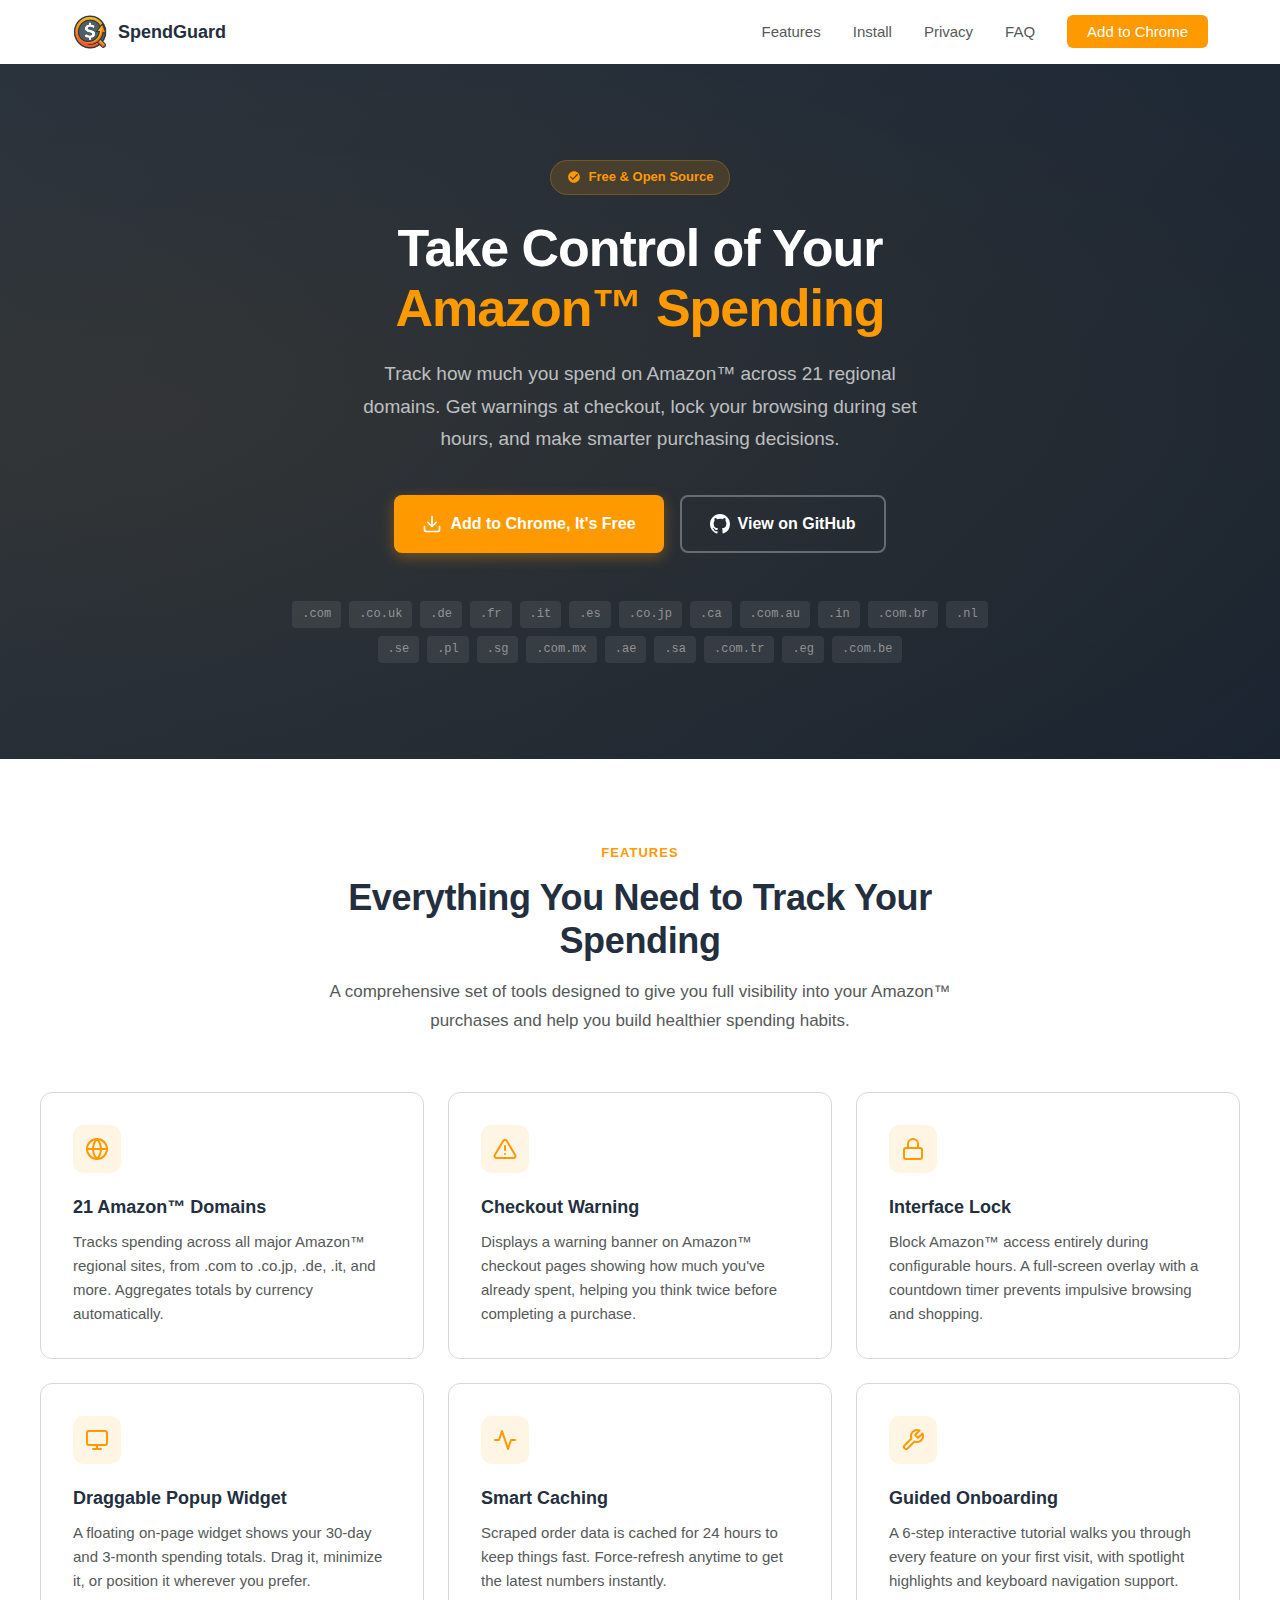
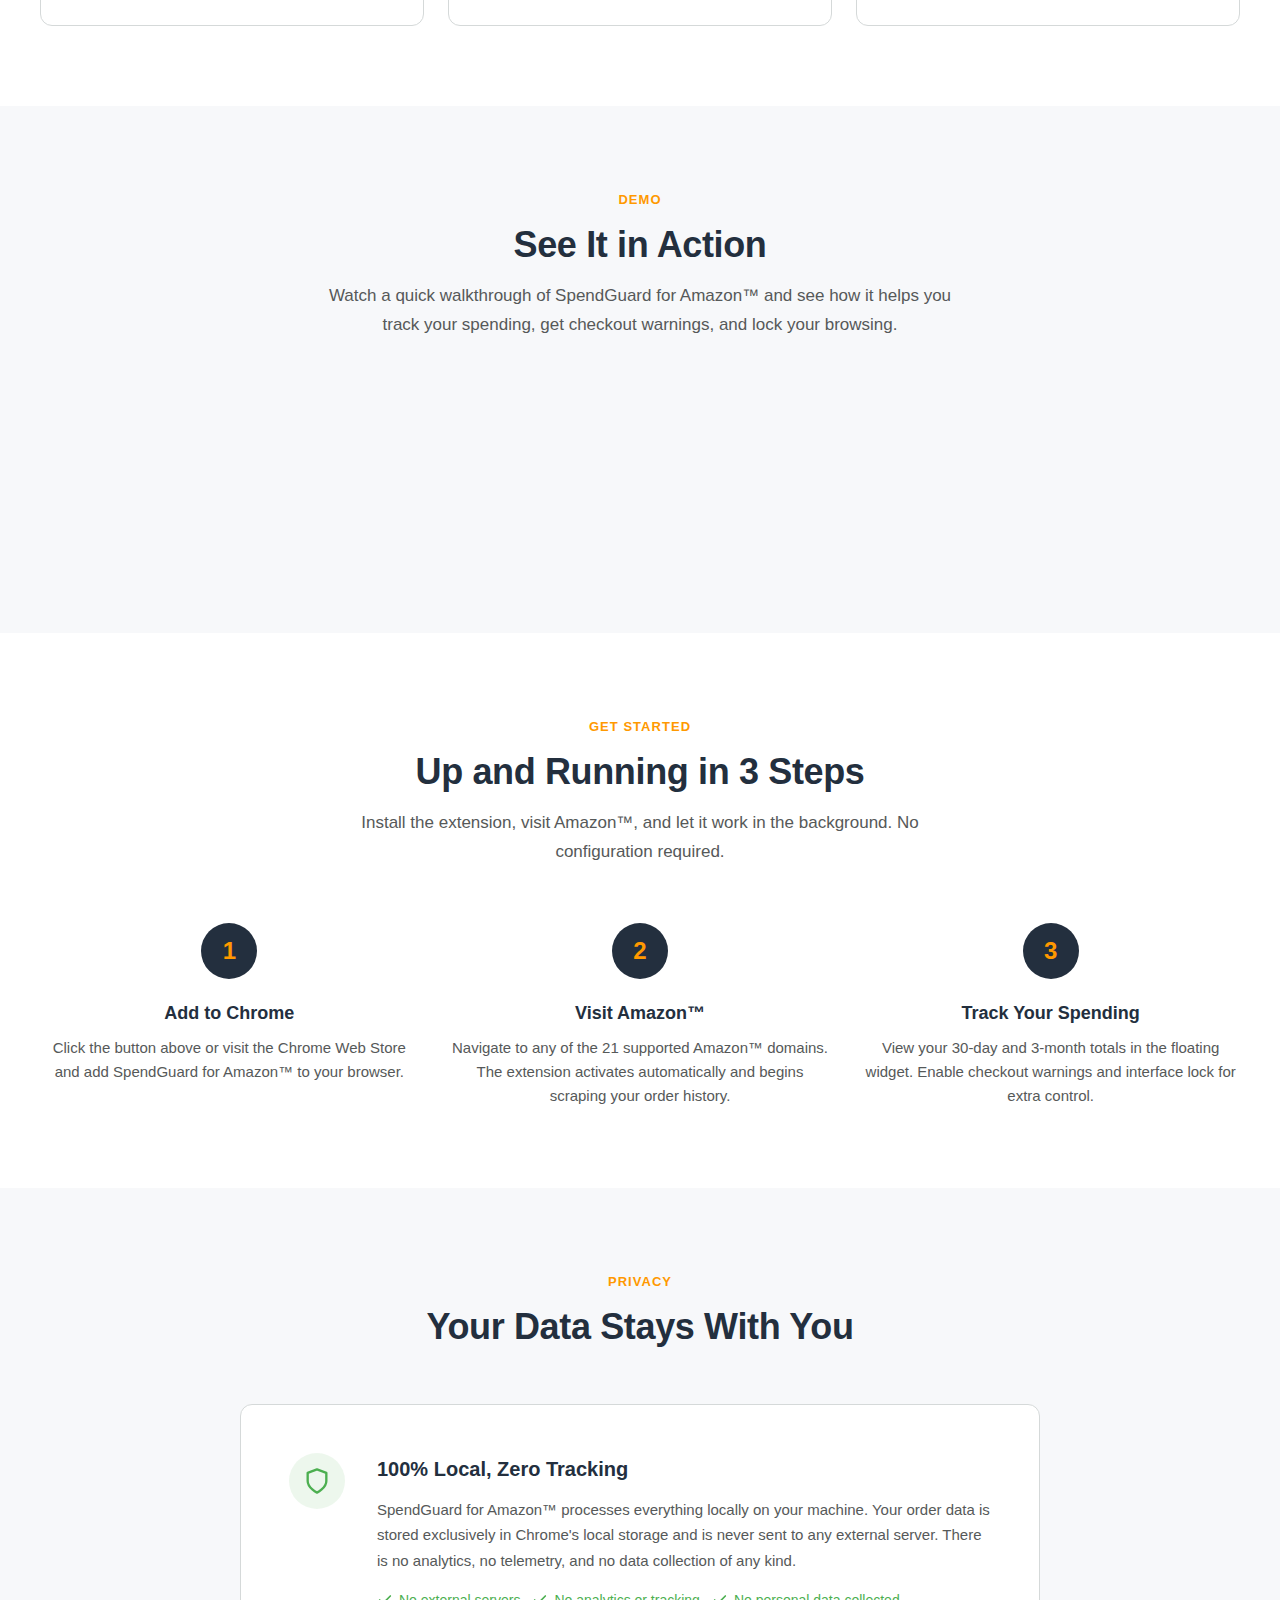
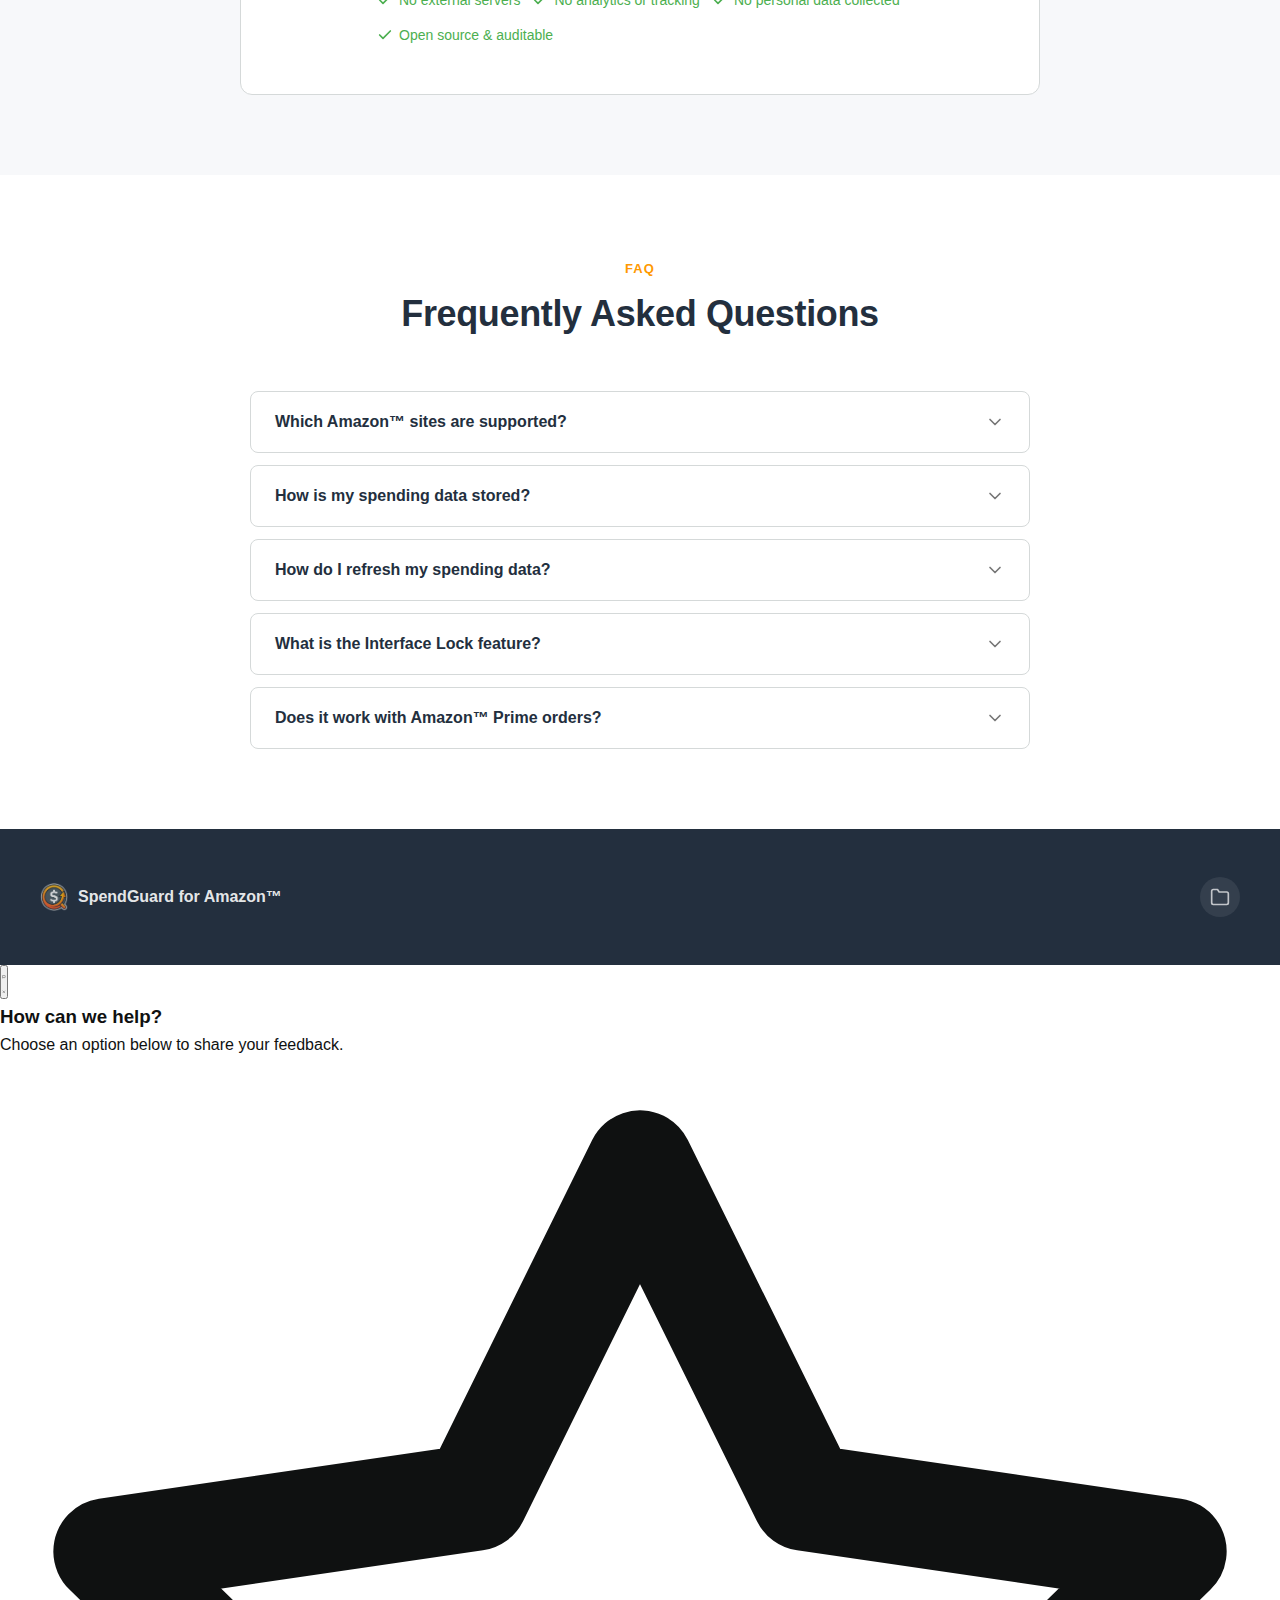
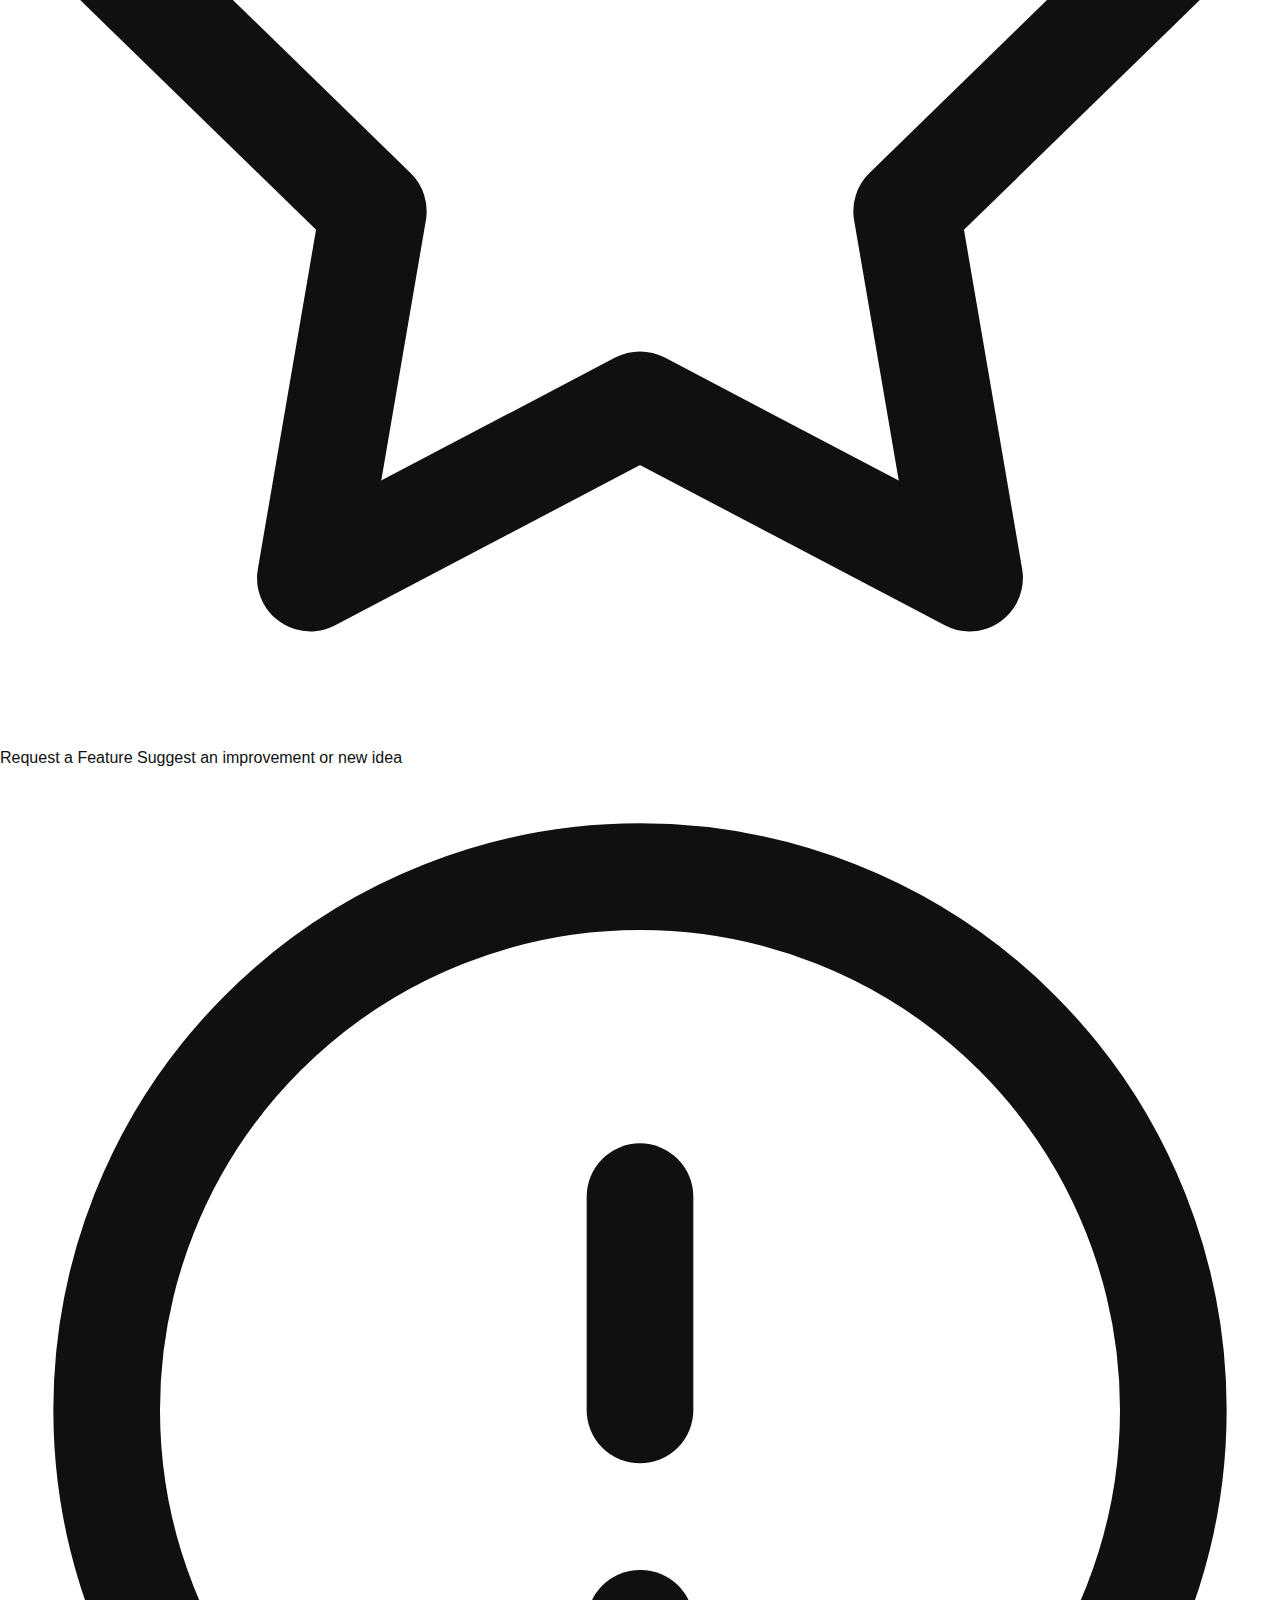
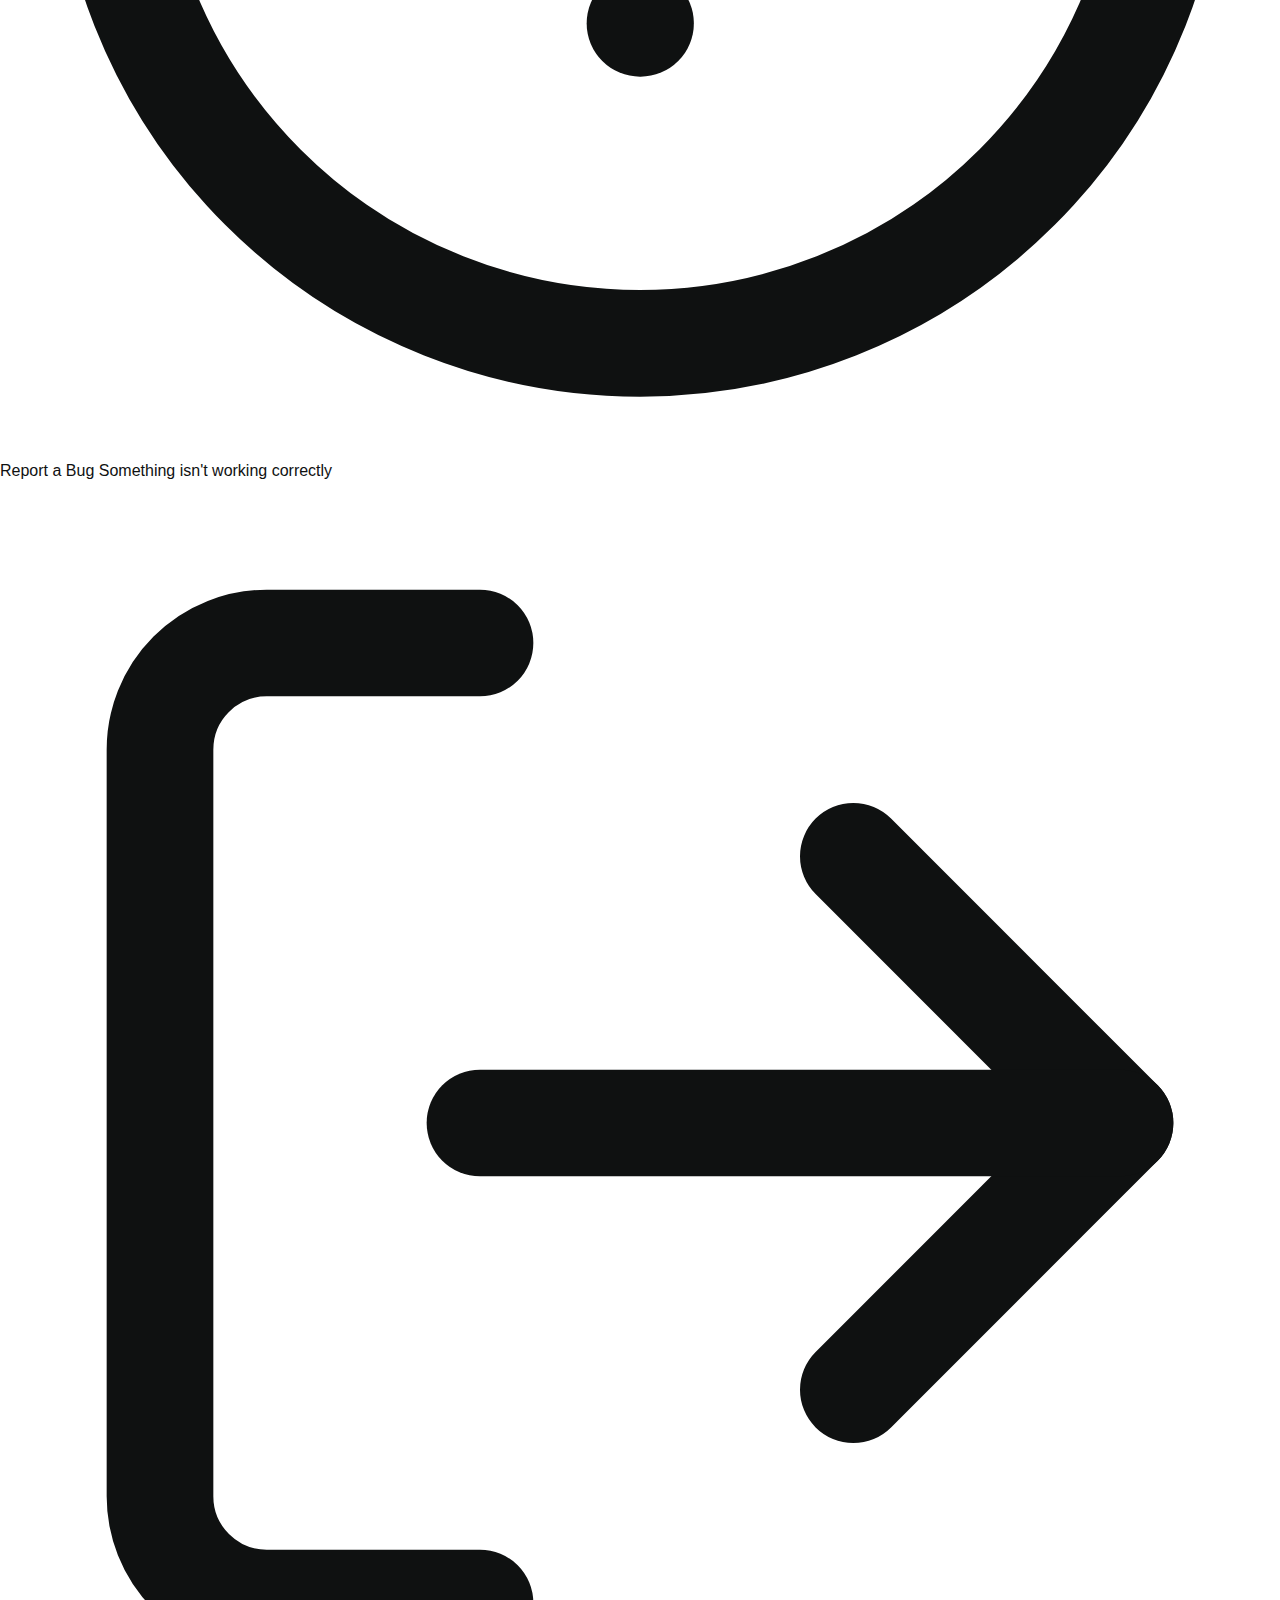
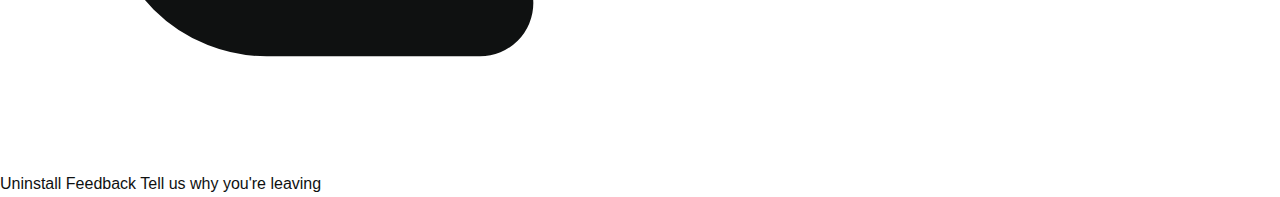
<file: docs/index.html>
<!doctype html>
<html lang="en">
  <head>
    <meta charset="UTF-8" />
    <meta http-equiv="X-UA-Compatible" content="IE=edge" />
    <meta name="viewport" content="width=device-width, initial-scale=1.0" />

    <!-- Primary Meta Tags -->
    <title>SpendGuard for Amazon™ | Track Your Amazon™ Spending</title>
    <meta
      name="description"
      content="A free Chrome extension that tracks your Amazon™ spending across 21 regional domains, warns you at checkout, and helps you stay within budget. Privacy-first, no data collection."
    />
    <meta
      name="keywords"
      content="amazon spending tracker, chrome extension, budget tracker, amazon expenses, spending control, checkout warning, interface lock, privacy chrome extension, amazon shopping tracker, spendguard, track amazon orders"
    />
    <meta name="author" content="Matteo Lucerni" />
    <meta name="theme-color" content="#232f3e" />
    <meta name="robots" content="index, follow" />
    <link rel="canonical" href="https://getspendguard.com/" />

    <!-- Preconnect to external origins -->
    <link rel="dns-prefetch" href="https://chromewebstore.google.com" />
    <link
      rel="preconnect"
      href="https://chromewebstore.google.com"
      crossorigin
    />

    <!-- Open Graph / Facebook -->
    <meta
      property="og:title"
      content="SpendGuard for Amazon™ | Track Your Amazon™ Spending"
    />
    <meta
      property="og:description"
      content="Track your Amazon™ spending across 21 regional domains. Get checkout warnings, set interface locks, and take control of your budget. Free &amp; open source."
    />
    <meta property="og:type" content="website" />
    <meta property="og:url" content="https://getspendguard.com/" />
    <meta
      property="og:image"
      content="https://getspendguard.com/images/icon.png"
    />
    <meta property="og:image:width" content="512" />
    <meta property="og:image:height" content="512" />
    <meta property="og:site_name" content="SpendGuard for Amazon™" />
    <meta property="og:locale" content="en_US" />

    <!-- Twitter Card -->
    <meta name="twitter:card" content="summary_large_image" />
    <meta
      name="twitter:title"
      content="SpendGuard for Amazon™ | Track Your Amazon™ Spending"
    />
    <meta
      name="twitter:description"
      content="Track your Amazon™ spending across 21 regional domains. Get checkout warnings, set interface locks, and take control of your budget."
    />
    <meta
      name="twitter:image"
      content="https://getspendguard.com/images/icon.png"
    />

    <!-- Favicon & Icons -->
    <link rel="icon" type="image/png" href="images/icon.png" />
    <link rel="apple-touch-icon" href="images/icon.png" />
    <link rel="manifest" href="site.webmanifest" />

    <!-- Google Search Console (replace content value after verification) -->
    <!-- <meta name="google-site-verification" content="YOUR_VERIFICATION_CODE" /> -->

    <!-- JSON-LD Structured Data -->
    <script type="application/ld+json">
      {
        "@context": "https://schema.org",
        "@type": "SoftwareApplication",
        "name": "SpendGuard for Amazon™",
        "description": "A free Chrome extension that tracks your Amazon™ spending across 21 regional domains, warns you at checkout, and helps you stay within budget. Privacy-first, no data collection.",
        "url": "https://getspendguard.com/",
        "image": "https://getspendguard.com/images/icon.png",
        "applicationCategory": "BrowserExtension",
        "operatingSystem": "Chrome",
        "softwareVersion": "1.0.0",
        "offers": {
          "@type": "Offer",
          "price": "0",
          "priceCurrency": "USD"
        },
        "installUrl": "https://chromewebstore.google.com/detail/amazon-spending-tracker/jkdbmbhaikmkjkkjcppobcljbmofifbo",
        "author": {
          "@type": "Person",
          "name": "Matteo Lucerni",
          "url": "https://github.com/MatteoLucerni"
        },
        "license": "https://opensource.org/licenses/MIT",
        "featureList": [
          "Spending tracking across 21 Amazon™ domains",
          "Multi-currency aggregation",
          "Checkout warning banners",
          "Interface lock with countdown timer",
          "Draggable floating popup widget",
          "Smart caching with 24-hour TTL",
          "Guided onboarding tour",
          "100% privacy-first, zero data collection"
        ]
      }
    </script>
    <script type="application/ld+json">
      {
        "@context": "https://schema.org",
        "@type": "WebSite",
        "name": "SpendGuard for Amazon™",
        "url": "https://getspendguard.com/"
      }
    </script>
    <script type="application/ld+json">
      {
        "@context": "https://schema.org",
        "@type": "FAQPage",
        "mainEntity": [
          {
            "@type": "Question",
            "name": "Which Amazon™ sites are supported?",
            "acceptedAnswer": {
              "@type": "Answer",
              "text": "The extension supports 21 Amazon™ regional domains: .com, .co.uk, .de, .fr, .it, .es, .co.jp, .ca, .com.au, .in, .com.br, .nl, .se, .pl, .sg, .com.mx, .ae, .sa, .com.tr, .eg, and .com.be. Spending is aggregated by currency when you shop across multiple sites."
            }
          },
          {
            "@type": "Question",
            "name": "How is my spending data stored?",
            "acceptedAnswer": {
              "@type": "Answer",
              "text": "All data is stored locally in Chrome's built-in storage (chrome.storage.local). Nothing is ever sent to any external server. Order amounts are cached for 24 hours to keep the extension fast and avoid repeated scraping."
            }
          },
          {
            "@type": "Question",
            "name": "How do I refresh my spending data?",
            "acceptedAnswer": {
              "@type": "Answer",
              "text": "Data refreshes automatically every 24 hours. You can also force a manual refresh by clicking the refresh icon on any time range in the popup widget, or refresh all ranges at once using the button in the header."
            }
          },
          {
            "@type": "Question",
            "name": "What is the Interface Lock feature?",
            "acceptedAnswer": {
              "@type": "Answer",
              "text": "Interface Lock lets you block Amazon™ access during specific hours. When active, a full-screen overlay replaces the page with a countdown timer showing when access resumes. Settings cannot be changed while the lock is active."
            }
          },
          {
            "@type": "Question",
            "name": "Does it work with Amazon™ Prime orders?",
            "acceptedAnswer": {
              "@type": "Answer",
              "text": "Yes. The extension reads your order history directly from Amazon™'s order pages, which includes all orders — Prime, standard, digital, and physical. Any order that appears in your Amazon™ order history will be tracked."
            }
          }
        ]
      }
    </script>

    <link rel="stylesheet" href="css/style.css" />
  </head>

  <body>
    <!-- HEADER -->
    <header class="header">
      <div class="header__inner">
        <a href="#" class="header__logo">
          <img
            src="images/icon.png"
            alt="SpendGuard for Amazon™ icon"
            width="36"
            height="36"
          />
          <span>SpendGuard</span>
        </a>
        <nav aria-label="Main navigation">
          <ul class="header__nav">
            <li><a href="#features">Features</a></li>
            <li><a href="#install">Install</a></li>
            <li><a href="#privacy">Privacy</a></li>
            <li><a href="#faq">FAQ</a></li>
            <li>
              <a
                href="https://chromewebstore.google.com/detail/jkdbmbhaikmkjkkjcppobcljbmofifbo"
                class="header__cta"
                target="_blank"
                rel="noopener noreferrer"
                >Add to Chrome</a
              >
            </li>
          </ul>
        </nav>
        <button class="header__mobile-toggle" aria-label="Open menu">
          <svg
            width="24"
            height="24"
            viewBox="0 0 24 24"
            fill="none"
            stroke="currentColor"
            stroke-width="2"
            stroke-linecap="round"
            stroke-linejoin="round"
          >
            <line x1="3" y1="6" x2="21" y2="6" />
            <line x1="3" y1="12" x2="21" y2="12" />
            <line x1="3" y1="18" x2="21" y2="18" />
          </svg>
        </button>
      </div>
    </header>

    <!-- MOBILE NAV -->
    <div class="mobile-nav">
      <div class="mobile-nav__panel">
        <button class="mobile-nav__close" aria-label="Close menu">
          <svg
            width="24"
            height="24"
            viewBox="0 0 24 24"
            fill="none"
            stroke="currentColor"
            stroke-width="2"
            stroke-linecap="round"
            stroke-linejoin="round"
          >
            <line x1="18" y1="6" x2="6" y2="18" />
            <line x1="6" y1="6" x2="18" y2="18" />
          </svg>
        </button>
        <ul class="mobile-nav__links">
          <li><a href="#features">Features</a></li>
          <li><a href="#install">Install</a></li>
          <li><a href="#privacy">Privacy</a></li>
          <li><a href="#faq">FAQ</a></li>
          <li>
            <a
              href="https://chromewebstore.google.com/detail/jkdbmbhaikmkjkkjcppobcljbmofifbo"
              target="_blank"
              rel="noopener noreferrer"
              >Add to Chrome</a
            >
          </li>
        </ul>
      </div>
    </div>

    <main>
      <!-- HERO -->
      <section class="hero">
        <div class="hero__content">
          <div class="hero__badge">
            <svg width="14" height="14" viewBox="0 0 24 24" fill="currentColor">
              <path
                d="M12 2C6.48 2 2 6.48 2 12s4.48 10 10 10 10-4.48 10-10S17.52 2 12 2zm-2 15l-5-5 1.41-1.41L10 14.17l7.59-7.59L19 8l-9 9z"
              />
            </svg>
            Free &amp; Open Source
          </div>
          <h1 class="hero__title">
            Take Control of Your <span>Amazon™ Spending</span>
          </h1>
          <p class="hero__subtitle">
            Track how much you spend on Amazon™ across 21 regional domains. Get
            warnings at checkout, lock your browsing during set hours, and make
            smarter purchasing decisions.
          </p>
          <div class="hero__actions">
            <a
              href="https://chromewebstore.google.com/detail/jkdbmbhaikmkjkkjcppobcljbmofifbo"
              class="btn btn--primary"
              target="_blank"
              rel="noopener noreferrer"
            >
              <svg
                width="20"
                height="20"
                viewBox="0 0 24 24"
                fill="none"
                stroke="currentColor"
                stroke-width="2"
                stroke-linecap="round"
                stroke-linejoin="round"
              >
                <path d="M21 15v4a2 2 0 01-2 2H5a2 2 0 01-2-2v-4" />
                <polyline points="7 10 12 15 17 10" />
                <line x1="12" y1="15" x2="12" y2="3" />
              </svg>
              Add to Chrome, It's Free
            </a>
            <a
              href="https://github.com/MatteoLucerni/amazon-spending-tracker-extension"
              class="btn btn--outline"
              target="_blank"
              rel="noopener noreferrer"
            >
              <svg
                width="20"
                height="20"
                viewBox="0 0 16 16"
                fill="currentColor"
              >
                <path
                  d="M8 0C3.58 0 0 3.58 0 8c0 3.54 2.29 6.53 5.47 7.59.4.07.55-.17.55-.38 0-.19-.01-.82-.01-1.49-2.01.37-2.53-.49-2.69-.94-.09-.23-.48-.94-.82-1.13-.28-.15-.68-.52-.01-.53.63-.01 1.08.58 1.23.82.72 1.21 1.87.87 2.33.66.07-.52.28-.87.51-1.07-1.78-.2-3.64-.89-3.64-3.95 0-.87.31-1.59.82-2.15-.08-.2-.36-1.02.08-2.12 0 0 .67-.21 2.2.82a7.65 7.65 0 012-.27c.68 0 1.36.09 2 .27 1.53-1.04 2.2-.82 2.2-.82.44 1.1.16 1.92.08 2.12.51.56.82 1.27.82 2.15 0 3.07-1.87 3.75-3.65 3.95.29.25.54.73.54 1.48 0 1.07-.01 1.93-.01 2.2 0 .21.15.46.55.38A8.01 8.01 0 0016 8c0-4.42-3.58-8-8-8z"
                />
              </svg>
              View on GitHub
            </a>
          </div>
          <div class="hero__domains">
            <span>.com</span>
            <span>.co.uk</span>
            <span>.de</span>
            <span>.fr</span>
            <span>.it</span>
            <span>.es</span>
            <span>.co.jp</span>
            <span>.ca</span>
            <span>.com.au</span>
            <span>.in</span>
            <span>.com.br</span>
            <span>.nl</span>
            <span>.se</span>
            <span>.pl</span>
            <span>.sg</span>
            <span>.com.mx</span>
            <span>.ae</span>
            <span>.sa</span>
            <span>.com.tr</span>
            <span>.eg</span>
            <span>.com.be</span>
          </div>
        </div>
      </section>

      <!-- FEATURES -->
      <section id="features" class="section">
        <div class="container">
          <div class="section__header">
            <span class="section__label">Features</span>
            <h2 class="section__title">
              Everything You Need to Track Your Spending
            </h2>
            <p class="section__desc">
              A comprehensive set of tools designed to give you full visibility
              into your Amazon™ purchases and help you build healthier spending
              habits.
            </p>
          </div>
          <div class="features__grid">
            <div class="feature-card">
              <div class="feature-card__icon">
                <svg
                  viewBox="0 0 24 24"
                  fill="none"
                  stroke="currentColor"
                  stroke-width="2"
                  stroke-linecap="round"
                  stroke-linejoin="round"
                >
                  <circle cx="12" cy="12" r="10" />
                  <line x1="2" y1="12" x2="22" y2="12" />
                  <path
                    d="M12 2a15.3 15.3 0 014 10 15.3 15.3 0 01-4 10 15.3 15.3 0 01-4-10 15.3 15.3 0 014-10z"
                  />
                </svg>
              </div>
              <h3 class="feature-card__title">21 Amazon™ Domains</h3>
              <p class="feature-card__desc">
                Tracks spending across all major Amazon™ regional sites, from
                .com to .co.jp, .de, .it, and more. Aggregates totals by
                currency automatically.
              </p>
            </div>
            <div class="feature-card">
              <div class="feature-card__icon">
                <svg
                  viewBox="0 0 24 24"
                  fill="none"
                  stroke="currentColor"
                  stroke-width="2"
                  stroke-linecap="round"
                  stroke-linejoin="round"
                >
                  <path
                    d="M10.29 3.86L1.82 18a2 2 0 001.71 3h16.94a2 2 0 001.71-3L13.71 3.86a2 2 0 00-3.42 0z"
                  />
                  <line x1="12" y1="9" x2="12" y2="13" />
                  <line x1="12" y1="17" x2="12.01" y2="17" />
                </svg>
              </div>
              <h3 class="feature-card__title">Checkout Warning</h3>
              <p class="feature-card__desc">
                Displays a warning banner on Amazon™ checkout pages showing how
                much you've already spent, helping you think twice before
                completing a purchase.
              </p>
            </div>
            <div class="feature-card">
              <div class="feature-card__icon">
                <svg
                  viewBox="0 0 24 24"
                  fill="none"
                  stroke="currentColor"
                  stroke-width="2"
                  stroke-linecap="round"
                  stroke-linejoin="round"
                >
                  <rect x="3" y="11" width="18" height="11" rx="2" ry="2" />
                  <path d="M7 11V7a5 5 0 0110 0v4" />
                </svg>
              </div>
              <h3 class="feature-card__title">Interface Lock</h3>
              <p class="feature-card__desc">
                Block Amazon™ access entirely during configurable hours. A
                full-screen overlay with a countdown timer prevents impulsive
                browsing and shopping.
              </p>
            </div>
            <div class="feature-card">
              <div class="feature-card__icon">
                <svg
                  viewBox="0 0 24 24"
                  fill="none"
                  stroke="currentColor"
                  stroke-width="2"
                  stroke-linecap="round"
                  stroke-linejoin="round"
                >
                  <rect x="2" y="3" width="20" height="14" rx="2" ry="2" />
                  <line x1="8" y1="21" x2="16" y2="21" />
                  <line x1="12" y1="17" x2="12" y2="21" />
                </svg>
              </div>
              <h3 class="feature-card__title">Draggable Popup Widget</h3>
              <p class="feature-card__desc">
                A floating on-page widget shows your 30-day and 3-month spending
                totals. Drag it, minimize it, or position it wherever you
                prefer.
              </p>
            </div>
            <div class="feature-card">
              <div class="feature-card__icon">
                <svg
                  viewBox="0 0 24 24"
                  fill="none"
                  stroke="currentColor"
                  stroke-width="2"
                  stroke-linecap="round"
                  stroke-linejoin="round"
                >
                  <polyline points="22 12 18 12 15 21 9 3 6 12 2 12" />
                </svg>
              </div>
              <h3 class="feature-card__title">Smart Caching</h3>
              <p class="feature-card__desc">
                Scraped order data is cached for 24 hours to keep things fast.
                Force-refresh anytime to get the latest numbers instantly.
              </p>
            </div>
            <div class="feature-card">
              <div class="feature-card__icon">
                <svg
                  viewBox="0 0 24 24"
                  fill="none"
                  stroke="currentColor"
                  stroke-width="2"
                  stroke-linecap="round"
                  stroke-linejoin="round"
                >
                  <path
                    d="M14.7 6.3a1 1 0 000 1.4l1.6 1.6a1 1 0 001.4 0l3.77-3.77a6 6 0 01-7.94 7.94l-6.91 6.91a2.12 2.12 0 01-3-3l6.91-6.91a6 6 0 017.94-7.94l-3.76 3.76z"
                  />
                </svg>
              </div>
              <h3 class="feature-card__title">Guided Onboarding</h3>
              <p class="feature-card__desc">
                A 6-step interactive tutorial walks you through every feature on
                your first visit, with spotlight highlights and keyboard
                navigation support.
              </p>
            </div>
          </div>
        </div>
      </section>

      <!-- SEE IT IN ACTION -->
      <section id="demo" class="section section--alt">
        <div class="container">
          <div class="section__header">
            <span class="section__label">Demo</span>
            <h2 class="section__title">See It in Action</h2>
            <p class="section__desc">
              Watch a quick walkthrough of SpendGuard for Amazon™ and see how it
              helps you track your spending, get checkout warnings, and lock
              your browsing.
            </p>
          </div>
          <div class="video__wrapper">
            <iframe
              src="https://www.youtube.com/embed/cvas4CfNfCA"
              title="SpendGuard for Amazon™ Demo"
              frameborder="0"
              allow="
                accelerometer;
                autoplay;
                clipboard-write;
                encrypted-media;
                gyroscope;
                picture-in-picture;
                web-share;
              "
              referrerpolicy="strict-origin-when-cross-origin"
              allowfullscreen
            ></iframe>
          </div>
        </div>
      </section>

      <!-- INSTALLATION -->
      <section id="install" class="section">
        <div class="container">
          <div class="section__header">
            <span class="section__label">Get Started</span>
            <h2 class="section__title">Up and Running in 3 Steps</h2>
            <p class="section__desc">
              Install the extension, visit Amazon™, and let it work in the
              background. No configuration required.
            </p>
          </div>
          <div class="install__steps">
            <div class="install-step">
              <div class="install-step__number">1</div>
              <h3 class="install-step__title">Add to Chrome</h3>
              <p class="install-step__desc">
                Click the button above or visit the Chrome Web Store and add
                SpendGuard for Amazon™ to your browser.
              </p>
            </div>
            <div class="install-step">
              <div class="install-step__number">2</div>
              <h3 class="install-step__title">Visit Amazon™</h3>
              <p class="install-step__desc">
                Navigate to any of the 21 supported Amazon™ domains. The
                extension activates automatically and begins scraping your order
                history.
              </p>
            </div>
            <div class="install-step">
              <div class="install-step__number">3</div>
              <h3 class="install-step__title">Track Your Spending</h3>
              <p class="install-step__desc">
                View your 30-day and 3-month totals in the floating widget.
                Enable checkout warnings and interface lock for extra control.
              </p>
            </div>
          </div>
        </div>
      </section>

      <!-- PRIVACY -->
      <section id="privacy" class="section section--alt">
        <div class="container">
          <div class="section__header">
            <span class="section__label">Privacy</span>
            <h2 class="section__title">Your Data Stays With You</h2>
          </div>
          <div class="privacy__card">
            <div class="privacy__icon">
              <svg
                viewBox="0 0 24 24"
                fill="none"
                stroke="currentColor"
                stroke-width="2"
                stroke-linecap="round"
                stroke-linejoin="round"
              >
                <path d="M12 22s8-4 8-10V5l-8-3-8 3v7c0 6 8 10 8 10z" />
              </svg>
            </div>
            <div>
              <h3 class="privacy__title">100% Local, Zero Tracking</h3>
              <p class="privacy__text">
                SpendGuard for Amazon™ processes everything locally on your
                machine. Your order data is stored exclusively in Chrome's local
                storage and is never sent to any external server. There is no
                analytics, no telemetry, and no data collection of any kind.
              </p>
              <ul class="privacy__list">
                <li>
                  <svg
                    viewBox="0 0 24 24"
                    fill="none"
                    stroke="currentColor"
                    stroke-width="2.5"
                    stroke-linecap="round"
                    stroke-linejoin="round"
                  >
                    <polyline points="20 6 9 17 4 12" />
                  </svg>
                  No external servers
                </li>
                <li>
                  <svg
                    viewBox="0 0 24 24"
                    fill="none"
                    stroke="currentColor"
                    stroke-width="2.5"
                    stroke-linecap="round"
                    stroke-linejoin="round"
                  >
                    <polyline points="20 6 9 17 4 12" />
                  </svg>
                  No analytics or tracking
                </li>
                <li>
                  <svg
                    viewBox="0 0 24 24"
                    fill="none"
                    stroke="currentColor"
                    stroke-width="2.5"
                    stroke-linecap="round"
                    stroke-linejoin="round"
                  >
                    <polyline points="20 6 9 17 4 12" />
                  </svg>
                  No personal data collected
                </li>
                <li>
                  <svg
                    viewBox="0 0 24 24"
                    fill="none"
                    stroke="currentColor"
                    stroke-width="2.5"
                    stroke-linecap="round"
                    stroke-linejoin="round"
                  >
                    <polyline points="20 6 9 17 4 12" />
                  </svg>
                  Open source &amp; auditable
                </li>
              </ul>
            </div>
          </div>
        </div>
      </section>

      <!-- FAQ -->
      <section id="faq" class="section">
        <div class="container">
          <div class="section__header">
            <span class="section__label">FAQ</span>
            <h2 class="section__title">Frequently Asked Questions</h2>
          </div>
          <div class="faq__list">
            <div class="faq-item">
              <button class="faq-item__question">
                Which Amazon™ sites are supported?
                <svg
                  class="faq-item__icon"
                  viewBox="0 0 24 24"
                  fill="none"
                  stroke="currentColor"
                  stroke-width="2"
                  stroke-linecap="round"
                  stroke-linejoin="round"
                >
                  <polyline points="6 9 12 15 18 9" />
                </svg>
              </button>
              <div class="faq-item__answer">
                <div class="faq-item__answer-inner">
                  The extension supports 21 Amazon™ regional domains: .com,
                  .co.uk, .de, .fr, .it, .es, .co.jp, .ca, .com.au, .in,
                  .com.br, .nl, .se, .pl, .sg, .com.mx, .ae, .sa, .com.tr, .eg,
                  and .com.be. Spending is aggregated by currency when you shop
                  across multiple sites.
                </div>
              </div>
            </div>
            <div class="faq-item">
              <button class="faq-item__question">
                How is my spending data stored?
                <svg
                  class="faq-item__icon"
                  viewBox="0 0 24 24"
                  fill="none"
                  stroke="currentColor"
                  stroke-width="2"
                  stroke-linecap="round"
                  stroke-linejoin="round"
                >
                  <polyline points="6 9 12 15 18 9" />
                </svg>
              </button>
              <div class="faq-item__answer">
                <div class="faq-item__answer-inner">
                  All data is stored locally in Chrome's built-in storage
                  (chrome.storage.local). Nothing is ever sent to any external
                  server. Order amounts are cached for 24 hours to keep the
                  extension fast and avoid repeated scraping.
                </div>
              </div>
            </div>
            <div class="faq-item">
              <button class="faq-item__question">
                How do I refresh my spending data?
                <svg
                  class="faq-item__icon"
                  viewBox="0 0 24 24"
                  fill="none"
                  stroke="currentColor"
                  stroke-width="2"
                  stroke-linecap="round"
                  stroke-linejoin="round"
                >
                  <polyline points="6 9 12 15 18 9" />
                </svg>
              </button>
              <div class="faq-item__answer">
                <div class="faq-item__answer-inner">
                  Data refreshes automatically every 24 hours. You can also
                  force a manual refresh by clicking the refresh icon on any
                  time range in the popup widget, or refresh all ranges at once
                  using the button in the header.
                </div>
              </div>
            </div>
            <div class="faq-item">
              <button class="faq-item__question">
                What is the Interface Lock feature?
                <svg
                  class="faq-item__icon"
                  viewBox="0 0 24 24"
                  fill="none"
                  stroke="currentColor"
                  stroke-width="2"
                  stroke-linecap="round"
                  stroke-linejoin="round"
                >
                  <polyline points="6 9 12 15 18 9" />
                </svg>
              </button>
              <div class="faq-item__answer">
                <div class="faq-item__answer-inner">
                  Interface Lock lets you block Amazon™ access during specific
                  hours (e.g., 9 AM to 5 PM). When active, a full-screen overlay
                  replaces the page with a countdown timer showing when access
                  resumes. Settings cannot be changed while the lock is active,
                  so you can't cheat your way around it.
                </div>
              </div>
            </div>
            <div class="faq-item">
              <button class="faq-item__question">
                Does it work with Amazon™ Prime orders?
                <svg
                  class="faq-item__icon"
                  viewBox="0 0 24 24"
                  fill="none"
                  stroke="currentColor"
                  stroke-width="2"
                  stroke-linecap="round"
                  stroke-linejoin="round"
                >
                  <polyline points="6 9 12 15 18 9" />
                </svg>
              </button>
              <div class="faq-item__answer">
                <div class="faq-item__answer-inner">
                  Yes. The extension reads your order history directly from
                  Amazon™'s order pages, which includes all orders, Prime,
                  standard, digital, and physical. Any order that appears in
                  your Amazon™ order history will be tracked.
                </div>
              </div>
            </div>
          </div>
        </div>
      </section>
    </main>

    <!-- FOOTER -->
    <footer class="footer">
      <div class="footer__inner">
        <div class="footer__brand">
          <img
            src="images/icon.png"
            alt="SpendGuard for Amazon™"
            width="28"
            height="28"
          />
          <span>SpendGuard for Amazon™</span>
        </div>
        <div class="footer__links">
          <a
            href="https://github.com/MatteoLucerni/amazon-spending-tracker-extension"
            class="footer__link"
            target="_blank"
            rel="noopener noreferrer"
            aria-label="SpendGuard source code on GitHub"
          >
            <svg
              viewBox="0 0 24 24"
              fill="none"
              stroke="currentColor"
              stroke-width="2"
              stroke-linecap="round"
              stroke-linejoin="round"
            >
              <path
                d="M22 19a2 2 0 01-2 2H4a2 2 0 01-2-2V5a2 2 0 012-2h5l2 3h9a2 2 0 012 2z"
              />
            </svg>
          </a>
        </div>

      </div>
    </footer>

    <!-- FEEDBACK WIDGET -->
    <div class="feedback">
      <button class="feedback__fab" aria-label="Send feedback">
        <svg
          class="feedback__fab-icon feedback__fab-icon--default"
          viewBox="0 0 24 24"
          fill="none"
          stroke="currentColor"
          stroke-width="2"
          stroke-linecap="round"
          stroke-linejoin="round"
        >
          <path d="M21 15a2 2 0 01-2 2H7l-4 4V5a2 2 0 012-2h14a2 2 0 012 2z" />
        </svg>
        <svg
          class="feedback__fab-icon feedback__fab-icon--close"
          viewBox="0 0 24 24"
          fill="none"
          stroke="currentColor"
          stroke-width="2"
          stroke-linecap="round"
          stroke-linejoin="round"
        >
          <line x1="18" y1="6" x2="6" y2="18" />
          <line x1="6" y1="6" x2="18" y2="18" />
        </svg>
      </button>
      <div class="feedback__popup">
        <h3 class="feedback__title">How can we help?</h3>
        <p class="feedback__desc">
          Choose an option below to share your feedback.
        </p>
        <div class="feedback__options">
          <a
            href="https://forms.gle/hqRSiF4PB6L7U6579"
            target="_blank"
            rel="noopener noreferrer"
            class="feedback__option feedback__option--feature"
          >
            <div class="feedback__option-icon">
              <svg
                viewBox="0 0 24 24"
                fill="none"
                stroke="currentColor"
                stroke-width="2"
                stroke-linecap="round"
                stroke-linejoin="round"
              >
                <polygon
                  points="12 2 15.09 8.26 22 9.27 17 14.14 18.18 21.02 12 17.77 5.82 21.02 7 14.14 2 9.27 8.91 8.26 12 2"
                />
              </svg>
            </div>
            <div>
              <span class="feedback__option-title">Request a Feature</span>
              <span class="feedback__option-desc"
                >Suggest an improvement or new idea</span
              >
            </div>
          </a>
          <a
            href="https://forms.gle/5mCd3hQUQMtsgHEZ9"
            target="_blank"
            rel="noopener noreferrer"
            class="feedback__option feedback__option--bug"
          >
            <div class="feedback__option-icon">
              <svg
                viewBox="0 0 24 24"
                fill="none"
                stroke="currentColor"
                stroke-width="2"
                stroke-linecap="round"
                stroke-linejoin="round"
              >
                <circle cx="12" cy="12" r="10" />
                <line x1="12" y1="8" x2="12" y2="12" />
                <line x1="12" y1="16" x2="12.01" y2="16" />
              </svg>
            </div>
            <div>
              <span class="feedback__option-title">Report a Bug</span>
              <span class="feedback__option-desc"
                >Something isn't working correctly</span
              >
            </div>
          </a>
          <a
            href="https://forms.gle/xnYk8M4eSxgzgiMT7"
            target="_blank"
            rel="noopener noreferrer"
            class="feedback__option feedback__option--uninstall"
          >
            <div class="feedback__option-icon">
              <svg
                viewBox="0 0 24 24"
                fill="none"
                stroke="currentColor"
                stroke-width="2"
                stroke-linecap="round"
                stroke-linejoin="round"
              >
                <path d="M9 21H5a2 2 0 01-2-2V5a2 2 0 012-2h4" />
                <polyline points="16 17 21 12 16 7" />
                <line x1="21" y1="12" x2="9" y2="12" />
              </svg>
            </div>
            <div>
              <span class="feedback__option-title">Uninstall Feedback</span>
              <span class="feedback__option-desc"
                >Tell us why you're leaving</span
              >
            </div>
          </a>
        </div>
      </div>
    </div>

    <script src="js/main.js" defer></script>
  </body>
</html>
</file>
<file: docs/css/style.css>
*,
*::before,
*::after {
    margin: 0;
    padding: 0;
    box-sizing: border-box;
}

:root {
    --primary: #FF9900;
    --primary-dark: #e68a00;
    --dark: #232f3e;
    --darker: #1a2430;
    --price-red: #B12704;
    --text: #0f1111;
    --text-secondary: #565959;
    --text-tertiary: #767676;
    --border: #d5d9d9;
    --bg: #ffffff;
    --bg-secondary: #f7f8fa;
    --bg-tertiary: #eef0f3;
    --success: #4caf50;
    --shadow-sm: 0 1px 3px rgba(0, 0, 0, 0.08);
    --shadow-md: 0 4px 12px rgba(0, 0, 0, 0.1);
    --shadow-lg: 0 8px 30px rgba(0, 0, 0, 0.12);
    --radius: 12px;
    --radius-sm: 8px;
    --transition: 0.3s ease;
}

html {
    scroll-behavior: smooth;
    scroll-padding-top: 80px;
}

body {
    font-family: 'Amazon Ember', -apple-system, BlinkMacSystemFont, 'Segoe UI', Roboto, Oxygen, Ubuntu, Cantarell, sans-serif;
    line-height: 1.6;
    color: var(--text);
    background-color: var(--bg);
    -webkit-font-smoothing: antialiased;
}

a {
    color: inherit;
    text-decoration: none;
}

img {
    max-width: 100%;
    height: auto;
    display: block;
}

/* ====================== HEADER ====================== */

.header {
    position: sticky;
    top: 0;
    z-index: 1000;
    background: var(--bg);
    transition: box-shadow var(--transition);
}

.header.scrolled {
    box-shadow: var(--shadow-md);
}

.header__inner {
    max-width: 1200px;
    margin: 0 auto;
    padding: 0.875rem 2rem;
    display: flex;
    justify-content: space-between;
    align-items: center;
}

.header__logo {
    display: flex;
    align-items: center;
    gap: 0.625rem;
}

.header__logo img {
    width: 36px;
    height: 36px;
}

.header__logo span {
    font-size: 1.125rem;
    font-weight: 700;
    color: var(--dark);
}

.header__nav {
    display: flex;
    list-style: none;
    gap: 2rem;
    align-items: center;
}

.header__inner nav {
    display: flex;
    align-items: center;
}

.header__nav a {
    font-size: 0.9375rem;
    font-weight: 500;
    color: var(--text-secondary);
    transition: color var(--transition);
    position: relative;
}

.header__nav a::after {
    content: '';
    position: absolute;
    bottom: -4px;
    left: 0;
    width: 0;
    height: 2px;
    background: var(--primary);
    transition: width var(--transition);
}

.header__nav a:hover {
    color: var(--dark);
}

.header__nav a:hover::after {
    width: 100%;
}

.header__cta {
    background: var(--primary);
    color: #fff !important;
    padding: 0.5rem 1.25rem;
    border-radius: 6px;
    font-weight: 600;
    transition: background var(--transition), transform var(--transition);
}

.header__cta:hover {
    background: var(--primary-dark) !important;
    transform: translateY(-1px);
}

.header__cta::after {
    display: none !important;
}

.header__mobile-toggle {
    display: none;
    background: none;
    border: none;
    cursor: pointer;
    padding: 0.5rem;
    color: var(--dark);
}

/* ====================== HERO ====================== */

.hero {
    background: linear-gradient(135deg, var(--dark) 0%, var(--darker) 100%);
    padding: 6rem 2rem;
    text-align: center;
    position: relative;
    overflow: hidden;
}

.hero::before {
    content: '';
    position: absolute;
    top: -50%;
    left: -50%;
    width: 200%;
    height: 200%;
    background: radial-gradient(ellipse at 30% 50%, rgba(255, 153, 0, 0.08) 0%, transparent 60%);
    pointer-events: none;
}

.hero__content {
    max-width: 720px;
    margin: 0 auto;
    position: relative;
    z-index: 1;
}

.hero__badge {
    display: inline-flex;
    align-items: center;
    gap: 0.5rem;
    background: rgba(255, 153, 0, 0.15);
    color: var(--primary);
    padding: 0.375rem 1rem;
    border-radius: 50px;
    font-size: 0.8125rem;
    font-weight: 600;
    margin-bottom: 1.5rem;
    border: 1px solid rgba(255, 153, 0, 0.25);
}

.hero__title {
    font-size: 3.25rem;
    font-weight: 800;
    color: #fff;
    line-height: 1.15;
    margin-bottom: 1.25rem;
    letter-spacing: -0.02em;
}

.hero__title span {
    color: var(--primary);
}

.hero__subtitle {
    font-size: 1.1875rem;
    color: rgba(255, 255, 255, 0.7);
    margin-bottom: 2.5rem;
    max-width: 560px;
    margin-left: auto;
    margin-right: auto;
    line-height: 1.7;
}

.hero__actions {
    display: flex;
    gap: 1rem;
    justify-content: center;
    flex-wrap: wrap;
}

.btn {
    display: inline-flex;
    align-items: center;
    gap: 0.5rem;
    padding: 0.875rem 1.75rem;
    border-radius: var(--radius-sm);
    font-size: 1rem;
    font-weight: 600;
    cursor: pointer;
    transition: all var(--transition);
    border: none;
    text-decoration: none;
}

.btn--primary {
    background: var(--primary);
    color: #fff;
    box-shadow: 0 4px 14px rgba(255, 153, 0, 0.35);
}

.btn--primary:hover {
    background: var(--primary-dark);
    transform: translateY(-2px);
    box-shadow: 0 6px 20px rgba(255, 153, 0, 0.4);
}

.btn--outline {
    background: transparent;
    color: #fff;
    border: 2px solid rgba(255, 255, 255, 0.3);
}

.btn--outline:hover {
    border-color: rgba(255, 255, 255, 0.6);
    background: rgba(255, 255, 255, 0.05);
}

.hero__domains {
    margin-top: 3rem;
    display: flex;
    align-items: center;
    justify-content: center;
    gap: 0.5rem;
    flex-wrap: wrap;
    color: rgba(255, 255, 255, 0.45);
    font-size: 0.8125rem;
}

.hero__domains span {
    background: rgba(255, 255, 255, 0.08);
    padding: 0.25rem 0.625rem;
    border-radius: 4px;
    font-family: 'SF Mono', 'Fira Code', 'Consolas', monospace;
    font-size: 0.75rem;
}

/* ====================== SECTIONS ====================== */

.section {
    padding: 5rem 2rem;
}

.section--alt {
    background: var(--bg-secondary);
}

.section__header {
    text-align: center;
    margin-bottom: 3.5rem;
    max-width: 640px;
    margin-left: auto;
    margin-right: auto;
}

.section__label {
    display: inline-block;
    font-size: 0.8125rem;
    font-weight: 700;
    color: var(--primary);
    text-transform: uppercase;
    letter-spacing: 0.08em;
    margin-bottom: 0.75rem;
}

.section__title {
    font-size: 2.25rem;
    font-weight: 800;
    color: var(--dark);
    line-height: 1.2;
    margin-bottom: 1rem;
    letter-spacing: -0.01em;
}

.section__desc {
    font-size: 1.0625rem;
    color: var(--text-secondary);
    line-height: 1.7;
}

.container {
    max-width: 1200px;
    margin: 0 auto;
}

/* ====================== FEATURES ====================== */

.features__grid {
    display: grid;
    grid-template-columns: repeat(3, 1fr);
    gap: 1.5rem;
}

.feature-card {
    background: var(--bg);
    border: 1px solid var(--border);
    border-radius: var(--radius);
    padding: 2rem;
    transition: all var(--transition);
    position: relative;
    overflow: hidden;
}

.feature-card::before {
    content: '';
    position: absolute;
    top: 0;
    left: 0;
    right: 0;
    height: 3px;
    background: var(--primary);
    transform: scaleX(0);
    transition: transform var(--transition);
}

.feature-card:hover {
    border-color: var(--primary);
    box-shadow: var(--shadow-md);
    transform: translateY(-4px);
}

.feature-card:hover::before {
    transform: scaleX(1);
}

.feature-card__icon {
    width: 48px;
    height: 48px;
    background: rgba(255, 153, 0, 0.1);
    border-radius: 10px;
    display: flex;
    align-items: center;
    justify-content: center;
    margin-bottom: 1.25rem;
    color: var(--primary);
}

.feature-card__icon svg {
    width: 24px;
    height: 24px;
}

.feature-card__title {
    font-size: 1.125rem;
    font-weight: 700;
    color: var(--dark);
    margin-bottom: 0.5rem;
}

.feature-card__desc {
    font-size: 0.9375rem;
    color: var(--text-secondary);
    line-height: 1.6;
}

/* ====================== SCREENSHOTS ====================== */

.screenshots__grid {
    display: grid;
    grid-template-columns: repeat(3, 1fr);
    gap: 1.5rem;
}

.screenshot-card {
    background: var(--bg);
    border: 1px solid var(--border);
    border-radius: var(--radius);
    aspect-ratio: 16 / 10;
    overflow: hidden;
    transition: all var(--transition);
}

.screenshot-card:hover {
    box-shadow: var(--shadow-lg);
    transform: translateY(-4px);
}

.screenshot-card img {
    width: 100%;
    height: 100%;
    object-fit: cover;
    display: block;
}

/* ====================== INSTALLATION ====================== */

.install__steps {
    display: grid;
    grid-template-columns: repeat(3, 1fr);
    gap: 2rem;
    counter-reset: step;
}

.install-step {
    text-align: center;
    position: relative;
}

.install-step__number {
    width: 56px;
    height: 56px;
    background: var(--dark);
    color: var(--primary);
    border-radius: 50%;
    display: flex;
    align-items: center;
    justify-content: center;
    font-size: 1.5rem;
    font-weight: 800;
    margin: 0 auto 1.25rem;
}

.install-step__title {
    font-size: 1.125rem;
    font-weight: 700;
    color: var(--dark);
    margin-bottom: 0.5rem;
}

.install-step__desc {
    font-size: 0.9375rem;
    color: var(--text-secondary);
    line-height: 1.6;
}

.install-step__connector {
    display: none;
    position: absolute;
    top: 28px;
    right: -1rem;
    width: calc(100% - 56px);
    transform: translateX(100%);
}

@media (min-width: 769px) {
    .install-step:not(:last-child) .install-step__connector {
        display: block;
    }
}

.install-step__connector svg {
    width: 100%;
    height: 2px;
    color: var(--border);
}

/* ====================== PRIVACY ====================== */

.privacy__card {
    background: var(--bg);
    border: 1px solid var(--border);
    border-radius: var(--radius);
    padding: 3rem;
    max-width: 800px;
    margin: 0 auto;
    display: flex;
    gap: 2rem;
    align-items: flex-start;
}

.privacy__icon {
    flex-shrink: 0;
    width: 56px;
    height: 56px;
    background: rgba(76, 175, 80, 0.1);
    border-radius: 50%;
    display: flex;
    align-items: center;
    justify-content: center;
    color: var(--success);
}

.privacy__icon svg {
    width: 28px;
    height: 28px;
}

.privacy__title {
    font-size: 1.25rem;
    font-weight: 700;
    color: var(--dark);
    margin-bottom: 0.75rem;
}

.privacy__text {
    font-size: 0.9375rem;
    color: var(--text-secondary);
    line-height: 1.7;
    margin-bottom: 1rem;
}

.privacy__list {
    list-style: none;
    display: flex;
    flex-wrap: wrap;
    gap: 0.75rem;
}

.privacy__list li {
    display: flex;
    align-items: center;
    gap: 0.375rem;
    font-size: 0.875rem;
    font-weight: 500;
    color: var(--success);
}

.privacy__list li svg {
    width: 16px;
    height: 16px;
}

/* ====================== FAQ ====================== */

.faq__list {
    max-width: 780px;
    margin: 0 auto;
    display: flex;
    flex-direction: column;
    gap: 0.75rem;
}

.faq-item {
    background: var(--bg);
    border: 1px solid var(--border);
    border-radius: var(--radius-sm);
    overflow: hidden;
    transition: border-color var(--transition);
}

.faq-item.active {
    border-color: var(--primary);
}

.faq-item__question {
    width: 100%;
    background: none;
    border: none;
    padding: 1.25rem 1.5rem;
    display: flex;
    justify-content: space-between;
    align-items: center;
    cursor: pointer;
    font-size: 1rem;
    font-weight: 600;
    color: var(--dark);
    text-align: left;
    font-family: inherit;
    transition: color var(--transition);
}

.faq-item__question:hover {
    color: var(--primary);
}

.faq-item__icon {
    width: 20px;
    height: 20px;
    flex-shrink: 0;
    transition: transform var(--transition);
    color: var(--text-tertiary);
}

.faq-item.active .faq-item__icon {
    transform: rotate(180deg);
    color: var(--primary);
}

.faq-item__answer {
    max-height: 0;
    overflow: hidden;
    transition: max-height 0.4s ease;
}

.faq-item__answer-inner {
    padding: 0 1.5rem 1.25rem;
    font-size: 0.9375rem;
    color: var(--text-secondary);
    line-height: 1.7;
}

/* ====================== FOOTER ====================== */

.footer {
    background: var(--dark);
    color: rgba(255, 255, 255, 0.7);
    padding: 3rem 2rem;
}

.footer__inner {
    max-width: 1200px;
    margin: 0 auto;
    display: flex;
    justify-content: space-between;
    align-items: center;
    flex-wrap: wrap;
    gap: 1.5rem;
}

.footer__brand {
    display: flex;
    align-items: center;
    gap: 0.625rem;
}

.footer__brand img {
    width: 28px;
    height: 28px;
    opacity: 0.8;
}

.footer__brand span {
    font-weight: 600;
    color: rgba(255, 255, 255, 0.9);
}

.footer__copy {
    font-size: 0.875rem;
    width: 100%;
    text-align: center;
    margin-top: 1rem;
    padding-top: 1.5rem;
    border-top: 1px solid rgba(255, 255, 255, 0.1);
}

.footer__links {
    display: flex;
    gap: 1.25rem;
    align-items: center;
}

.footer__link {
    display: flex;
    align-items: center;
    justify-content: center;
    width: 40px;
    height: 40px;
    border-radius: 50%;
    background: rgba(255, 255, 255, 0.08);
    color: rgba(255, 255, 255, 0.7);
    transition: all var(--transition);
}

.footer__link:hover {
    background: var(--primary);
    color: #fff;
    transform: translateY(-2px);
}

.footer__link svg {
    width: 20px;
    height: 20px;
}

/* ====================== MOBILE NAV ====================== */

.mobile-nav {
    display: none;
    position: fixed;
    inset: 0;
    z-index: 999;
    background: rgba(0, 0, 0, 0.5);
    opacity: 0;
    visibility: hidden;
    transition: all var(--transition);
}

.mobile-nav.open {
    opacity: 1;
    visibility: visible;
}

.mobile-nav__panel {
    position: absolute;
    right: 0;
    top: 0;
    bottom: 0;
    width: 280px;
    background: var(--bg);
    padding: 2rem;
    transform: translateX(100%);
    transition: transform var(--transition);
    display: flex;
    flex-direction: column;
    gap: 2rem;
}

.mobile-nav.open .mobile-nav__panel {
    transform: translateX(0);
}

.mobile-nav__close {
    align-self: flex-end;
    background: none;
    border: none;
    cursor: pointer;
    padding: 0.5rem;
    color: var(--text);
}

.mobile-nav__links {
    list-style: none;
    display: flex;
    flex-direction: column;
    gap: 0.5rem;
}

.mobile-nav__links a {
    display: block;
    padding: 0.75rem 0;
    font-size: 1.0625rem;
    font-weight: 500;
    color: var(--text);
    border-bottom: 1px solid var(--bg-tertiary);
    transition: color var(--transition);
}

.mobile-nav__links a:hover {
    color: var(--primary);
}

/* ====================== RESPONSIVE ====================== */

@media (max-width: 768px) {
    .header__nav {
        display: none;
    }

    .header__mobile-toggle {
        display: block;
    }

    .mobile-nav {
        display: block;
    }

    .hero {
        padding: 4rem 1.5rem;
    }

    .hero__title {
        font-size: 2.25rem;
    }

    .hero__subtitle {
        font-size: 1rem;
    }

    .hero__domains {
        display: none;
    }

    .section {
        padding: 3.5rem 1.5rem;
    }

    .section__title {
        font-size: 1.75rem;
    }

    .features__grid {
        grid-template-columns: 1fr;
    }

    .screenshots__grid {
        grid-template-columns: 1fr;
    }

    .install__steps {
        grid-template-columns: 1fr;
        gap: 1.5rem;
    }

    .privacy__card {
        flex-direction: column;
        padding: 2rem;
    }

    .footer__inner {
        flex-direction: column;
        text-align: center;
    }
}

@media (min-width: 769px) and (max-width: 1024px) {
    .features__grid {
        grid-template-columns: repeat(2, 1fr);
    }

    .screenshots__grid {
        grid-template-columns: repeat(2, 1fr);
    }
}
</file>
